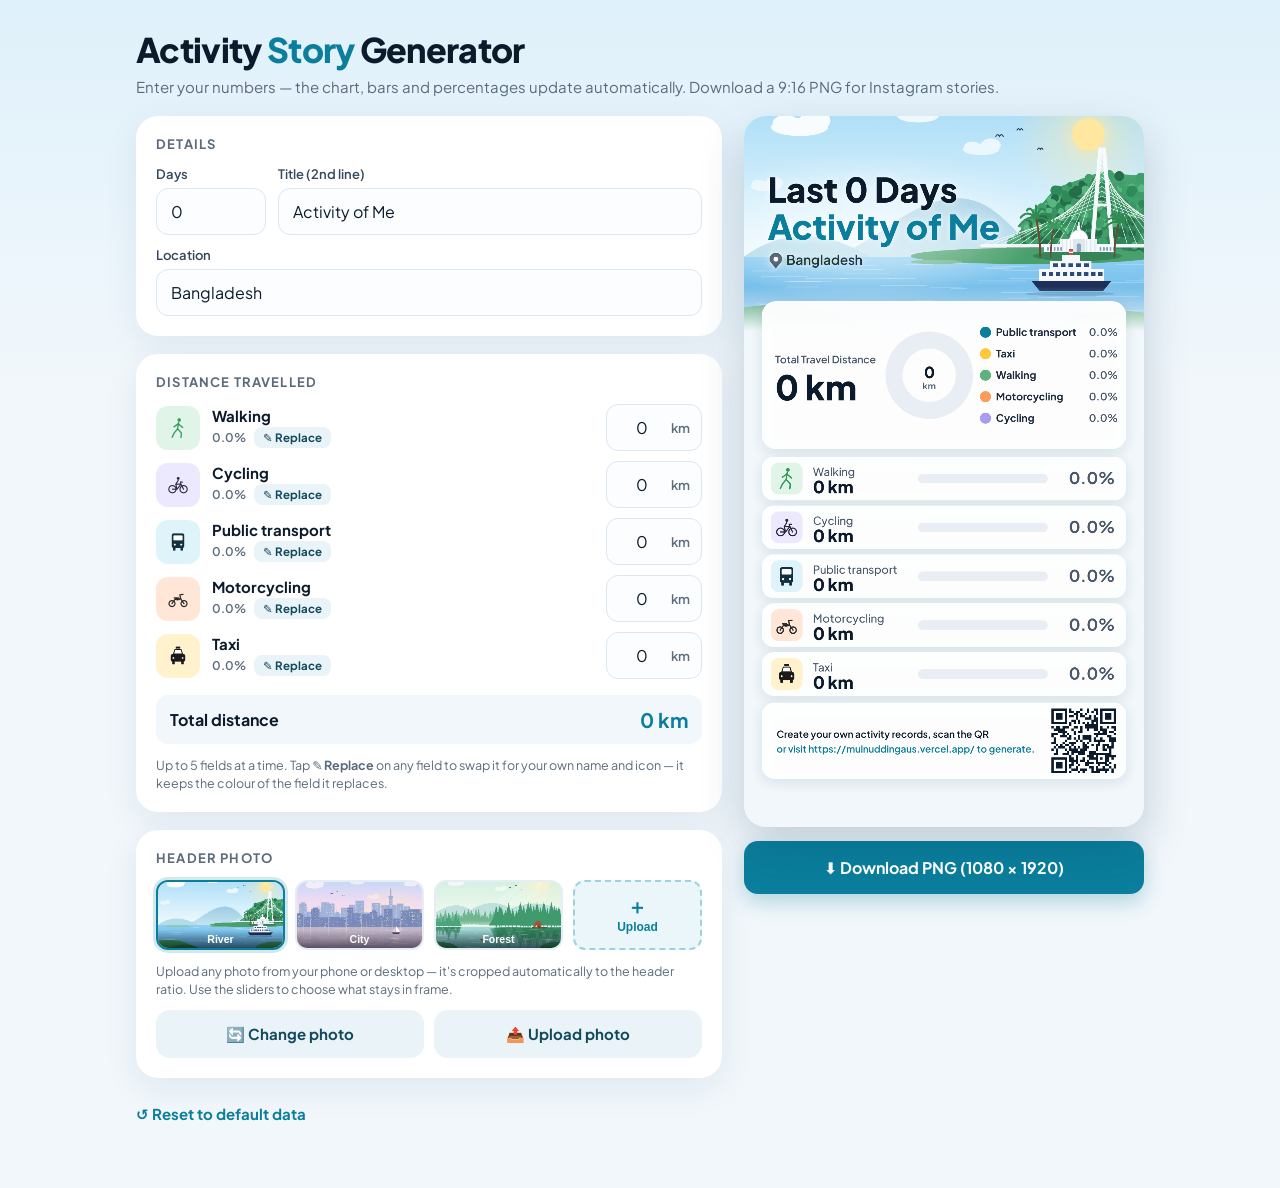
<file: activity tracker.html>
<!doctype html>
<html lang="en">
<head>
<meta charset="utf-8">
<meta name="viewport" content="width=device-width, initial-scale=1">
<title>Activity Story Generator</title>
<link rel="preconnect" href="https://fonts.googleapis.com">
<link rel="preconnect" href="https://fonts.gstatic.com" crossorigin>
<link href="https://fonts.googleapis.com/css2?family=Plus+Jakarta+Sans:wght@500;600;700;800&display=swap" rel="stylesheet">
<style>
  :root{
    --teal:#0a7e9c; --teal-d:#08647c; --ink:#0b1b2b; --muted:#5b6b7c;
    --line:#dce7f0; --card:#ffffff; --soft:#f1f7fb;
  }
  *{box-sizing:border-box}
  html{-webkit-text-size-adjust:100%}
  body{
    margin:0; color:var(--ink);
    font-family:"Plus Jakarta Sans",system-ui,-apple-system,"Segoe UI",Roboto,Arial,sans-serif;
    background:linear-gradient(180deg,#dff1fb 0,#f1f7fb 380px);
    min-height:100vh;
  }
  .wrap{max-width:1040px;margin:0 auto;padding:22px 16px 56px}
  header{margin:6px 0 20px}
  header h1{margin:0;font-size:clamp(24px,4vw,34px);font-weight:800;letter-spacing:-.02em}
  header h1 span{color:var(--teal)}
  header p{margin:6px 0 0;color:var(--muted);font-size:15px}

  .grid{display:grid;grid-template-columns:minmax(0,1fr) 400px;gap:22px;align-items:start}
  .panel{background:var(--card);border-radius:22px;padding:20px;box-shadow:0 10px 34px rgba(24,70,100,.08);margin-bottom:18px}
  .panel h2{margin:0 0 14px;font-size:13px;letter-spacing:.09em;text-transform:uppercase;color:var(--muted);font-weight:700}

  label{display:block;font-size:13px;font-weight:600;color:#33485c;margin:0 0 6px}
  input[type=text],input[type=number]{
    width:100%;padding:12px 14px;border:1.5px solid var(--line);border-radius:12px;background:#fbfdff;
    font:inherit;font-size:16px;color:var(--ink);outline:none;transition:border-color .15s, box-shadow .15s;
  }
  input:focus{border-color:var(--teal);box-shadow:0 0 0 4px rgba(10,126,156,.12)}
  .row2{display:grid;grid-template-columns:110px 1fr;gap:12px;margin-bottom:12px}
  .field{margin-bottom:12px}
  .field:last-child{margin-bottom:0}

  .modes{display:grid;gap:10px}
  .mode{display:grid;grid-template-columns:44px 1fr 96px;gap:12px;align-items:center}
  .mode .ic{width:44px;height:44px;border-radius:12px;display:grid;place-items:center}
  .mode .ic canvas{width:28px;height:28px}
  .mode .nm{font-weight:700;font-size:15px;line-height:1.2}
  .mode .nm small{display:block;color:var(--muted);font-weight:600;font-size:12px;margin-top:2px}
  .mode .unit{position:relative}
  .mode .unit input{padding-right:38px;text-align:right}
  .mode .unit i{position:absolute;right:12px;top:50%;transform:translateY(-50%);font-style:normal;font-size:13px;color:var(--muted);font-weight:600;pointer-events:none}
  .totalbar{display:flex;justify-content:space-between;align-items:center;margin-top:16px;padding:12px 14px;background:var(--soft);border-radius:12px;font-weight:700}
  .totalbar b{font-size:20px;color:var(--teal)}

  .thumbs{display:grid;grid-template-columns:repeat(4,1fr);gap:10px}
  .thumb{
    position:relative;aspect-ratio:1080/580;border-radius:12px;overflow:hidden;border:2.5px solid transparent;
    padding:0;background:#e6eef5;cursor:pointer;outline:none;
  }
  .thumb canvas,.thumb img{width:100%;height:100%;object-fit:cover;display:block}
  .thumb.active{border-color:var(--teal);box-shadow:0 0 0 3px rgba(10,126,156,.18)}
  .thumb span{position:absolute;left:0;right:0;bottom:0;padding:3px 0;font-size:10.5px;font-weight:700;color:#fff;background:linear-gradient(transparent,rgba(0,0,0,.55));text-align:center}
  .thumb.up{display:grid;place-items:center;color:var(--teal);font-weight:700;font-size:12px;background:#eaf6fa;border:2px dashed #9fd0de}
  .thumb.up.has{border-style:solid}
  .sliders{display:none;margin-top:14px;gap:10px}
  .sliders.on{display:grid}
  .sl{display:grid;grid-template-columns:92px 1fr;align-items:center;gap:10px;font-size:13px;font-weight:600;color:#33485c}
  .sl input{width:100%;accent-color:var(--teal)}
  .hint{margin:12px 0 0;font-size:12.5px;color:var(--muted);line-height:1.45}

  .btn{
    appearance:none;border:0;border-radius:14px;padding:14px 16px;font:inherit;font-weight:700;font-size:15px;cursor:pointer;
    display:inline-flex;align-items:center;justify-content:center;gap:8px;transition:transform .08s, background .15s, box-shadow .15s;
  }
  .btn:active{transform:scale(.98)}
  .btn.primary{background:var(--teal);color:#fff;box-shadow:0 8px 20px rgba(10,126,156,.28)}
  .btn.primary:hover{background:var(--teal-d)}
  .btn.ghost{background:#eaf3f8;color:#124a5d}
  .btn.ghost:hover{background:#dcecf4}
  .btn.link{background:none;color:var(--teal);padding:8px 0}
  .btns{display:grid;grid-template-columns:1fr 1fr;gap:10px;margin-top:12px}
  .btns .full{grid-column:1/-1}

  .preview{position:sticky;top:14px}
  .frame{position:relative;border-radius:22px;overflow:hidden;box-shadow:0 18px 44px rgba(18,60,90,.22);background:#f1f7fb;line-height:0}
  .frame canvas{width:100%;height:auto;display:block}
  .guides{position:absolute;inset:0;pointer-events:none;display:none}
  .guides.on{display:block}
  .guides i{position:absolute;left:0;right:0;border-top:2px dashed rgba(220,40,80,.75)}
  .guides i::after{content:attr(data-t);position:absolute;right:8px;top:3px;font:700 10px/1 system-ui;color:#d6284f;background:rgba(255,255,255,.85);padding:3px 6px;border-radius:6px}
  .guides .g1{top:13.02%} .guides .g2{top:87.0%}
  .chk{display:flex;align-items:center;gap:8px;margin-top:12px;font-size:13px;color:var(--muted);font-weight:600;cursor:pointer}
  .chk input{accent-color:var(--teal);width:16px;height:16px}

  .mode-wrap{border-radius:14px}
  .mini{appearance:none;border:0;background:#eaf3f8;color:#124a5d;border-radius:8px;padding:4px 9px;font:inherit;font-size:11.5px;font-weight:700;cursor:pointer;margin-left:8px}
  .mini:hover{background:#dcecf4}
  .mini.done{background:var(--teal);color:#fff;margin-left:0}
  .editor{display:none;margin:10px 0 4px;padding:14px;background:var(--soft);border-radius:14px}
  .editor.open{display:block}
  .icons{display:grid;grid-template-columns:repeat(auto-fill,minmax(64px,1fr));gap:8px}
  .ib{border:1.5px solid var(--line);border-radius:12px;background:#fff;padding:7px 2px 5px;display:grid;justify-items:center;gap:3px;
      font:inherit;font-size:10.5px;font-weight:700;color:#33485c;cursor:pointer}
  .ib canvas{width:30px;height:30px}
  .ib:hover{border-color:#9fd0de}
  .ib.sel{border-color:var(--teal);background:#e6f5fa;box-shadow:0 0 0 3px rgba(10,126,156,.15)}
  .edact{display:flex;justify-content:space-between;align-items:center;margin-top:12px}
  @media (max-width:860px){
    .grid{grid-template-columns:1fr}
    .preview{position:static;max-width:440px;margin:0 auto;width:100%}
  }
</style>
</head>
<body>
<div class="wrap">
  <header>
    <h1>Activity <span>Story</span> Generator</h1>
    <p>Enter your numbers — the chart, bars and percentages update automatically. Download a 9:16 PNG for Instagram stories.</p>
  </header>

  <div class="grid">
    <!-- ============ CONTROLS ============ -->
    <div class="controls">
      <section class="panel">
        <h2>Details</h2>
        <div class="row2">
          <div><label for="days">Days</label><input id="days" type="number" min="0" step="1" value="0" inputmode="numeric"></div>
          <div><label for="title2">Title (2nd line)</label><input id="title2" type="text" value="Activity of Me" maxlength="32"></div>
        </div>
        <div class="field"><label for="loc">Location</label><input id="loc" type="text" value="Bangladesh" maxlength="60"></div>
      </section>

      <section class="panel">
        <h2>Distance travelled</h2>
        <div class="modes" id="modes"></div>
        <div class="totalbar"><span>Total distance</span><b id="totalOut">0 km</b></div>
        <p class="hint">Up to 5 fields at a time. Tap <b>✎ Replace</b> on any field to swap it for your own name and icon — it keeps the colour of the field it replaces.</p>
      </section>

      <section class="panel">
        <h2>Header photo</h2>
        <div class="thumbs" id="thumbs"></div>
        <div class="sliders" id="sliders">
          <div class="sl"><span>Zoom</span><input id="zoom" type="range" min="100" max="300" value="100"></div>
          <div class="sl"><span>Left ↔ Right</span><input id="posx" type="range" min="0" max="100" value="50"></div>
          <div class="sl"><span>Up ↕ Down</span><input id="posy" type="range" min="0" max="100" value="50"></div>
        </div>
        <p class="hint">Upload any photo from your phone or desktop — it's cropped automatically to the header ratio. Use the sliders to choose what stays in frame.</p>
        <div class="btns">
          <button class="btn ghost" id="changeBtn" type="button">🔄 Change photo</button>
          <button class="btn ghost" id="uploadBtn" type="button">📤 Upload photo</button>
        </div>
        <input id="file" type="file" accept="image/*" hidden>
      </section>

      <button class="btn link" id="resetBtn" type="button">↺ Reset to default data</button>
    </div>

    <!-- ============ PREVIEW ============ -->
    <aside class="preview">
      <div class="frame">
        <canvas id="story" width="1080" height="1920"></canvas>
      </div>
      <button class="btn primary" id="dlBtn" type="button" style="width:100%;margin-top:14px;font-size:16px;padding:16px">⬇ Download PNG (1080 × 1920)</button>
    </aside>
  </div>
</div>

<script>
/* Minimal QR Code generator: byte mode, error correction level M, versions 1-6 (enough for short URLs). */
const QR = (function () {
  const ECC = [-1, 10, 16, 26, 18, 24, 16];   // EC codewords per block (level M)
  const BLK = [-1, 1, 1, 1, 2, 2, 4];         // number of EC blocks (level M)

  function rawModules(v) {
    let r = (16 * v + 128) * v + 64;
    if (v >= 2) { const a = Math.floor(v / 7) + 2; r -= (25 * a - 10) * a - 55; }
    return r;
  }
  function mul(x, y) {
    let z = 0;
    for (let i = 7; i >= 0; i--) { z = (z << 1) ^ ((z >>> 7) * 0x11D); z ^= ((y >>> i) & 1) * x; }
    return z;
  }
  function rsDivisor(deg) {
    const r = new Array(deg).fill(0); r[deg - 1] = 1;
    let root = 1;
    for (let i = 0; i < deg; i++) {
      for (let j = 0; j < deg; j++) { r[j] = mul(r[j], root); if (j + 1 < deg) r[j] ^= r[j + 1]; }
      root = mul(root, 2);
    }
    return r;
  }
  function rsRemainder(data, div) {
    const r = new Array(div.length).fill(0);
    for (const b of data) {
      const f = b ^ r.shift(); r.push(0);
      div.forEach((c, i) => { r[i] ^= mul(c, f); });
    }
    return r;
  }
  const maskFn = [
    (x, y) => (x + y) % 2 === 0,
    (x, y) => y % 2 === 0,
    (x, y) => x % 3 === 0,
    (x, y) => (x + y) % 3 === 0,
    (x, y) => (Math.floor(x / 3) + Math.floor(y / 2)) % 2 === 0,
    (x, y) => (x * y) % 2 + (x * y) % 3 === 0,
    (x, y) => ((x * y) % 2 + (x * y) % 3) % 2 === 0,
    (x, y) => ((x + y) % 2 + (x * y) % 3) % 2 === 0,
  ];
  function penalty(g) {
    const n = g.length; let p = 0;
    for (let pass = 0; pass < 2; pass++) {
      for (let a = 0; a < n; a++) {
        let run = 1;
        for (let b = 1; b < n; b++) {
          const cur = pass ? g[b][a] : g[a][b], prev = pass ? g[b - 1][a] : g[a][b - 1];
          if (cur === prev) { run++; if (run === 5) p += 3; else if (run > 5) p++; } else run = 1;
        }
      }
    }
    for (let y = 0; y < n - 1; y++) for (let x = 0; x < n - 1; x++) {
      const v = g[y][x];
      if (v === g[y][x + 1] && v === g[y + 1][x] && v === g[y + 1][x + 1]) p += 3;
    }
    let dark = 0; g.forEach(r => r.forEach(v => { if (v) dark++; }));
    p += Math.max(0, Math.ceil(Math.abs(dark * 20 - n * n * 10) / (n * n)) - 1) * 10;
    return p;
  }

  function make(text) {
    const bytes = Array.from(new TextEncoder().encode(text));
    let ver = 1;
    for (; ver <= 6; ver++) {
      const cap = Math.floor(rawModules(ver) / 8) - ECC[ver] * BLK[ver];
      if (4 + 8 + bytes.length * 8 <= cap * 8) break;
    }
    if (ver > 6) throw new Error('QR text too long');
    const cap = Math.floor(rawModules(ver) / 8) - ECC[ver] * BLK[ver];

    const bits = [];
    const push = (val, n) => { for (let i = n - 1; i >= 0; i--) bits.push((val >>> i) & 1); };
    push(4, 4); push(bytes.length, 8); bytes.forEach(b => push(b, 8));
    push(0, Math.min(4, cap * 8 - bits.length));
    while (bits.length % 8) bits.push(0);
    for (let p = 0xEC; bits.length < cap * 8; p ^= 0xEC ^ 0x11) push(p, 8);
    const data = [];
    for (let i = 0; i < bits.length; i += 8) { let b = 0; for (let j = 0; j < 8; j++) b = (b << 1) | bits[i + j]; data.push(b); }

    // error correction + interleave
    const nb = BLK[ver], el = ECC[ver], rc = Math.floor(rawModules(ver) / 8);
    const ns = nb - (rc % nb), sl = Math.floor(rc / nb);
    const div = rsDivisor(el), blocks = [];
    for (let i = 0, k = 0; i < nb; i++) {
      const d = data.slice(k, k + sl - el + (i < ns ? 0 : 1)); k += d.length;
      const e = rsRemainder(d, div);
      if (i < ns) d.push(0);
      blocks.push(d.concat(e));
    }
    const all = [];
    for (let i = 0; i < blocks[0].length; i++) blocks.forEach((b, j) => { if (i !== sl - el || j >= ns) all.push(b[i]); });

    // function patterns
    const size = ver * 4 + 17;
    const mod = Array.from({ length: size }, () => new Array(size).fill(false));
    const fn = Array.from({ length: size }, () => new Array(size).fill(false));
    const setF = (x, y, d) => { mod[y][x] = d; fn[y][x] = true; };
    for (let i = 0; i < size; i++) { setF(6, i, i % 2 === 0); setF(i, 6, i % 2 === 0); }
    const finder = (cx, cy) => {
      for (let dy = -4; dy <= 4; dy++) for (let dx = -4; dx <= 4; dx++) {
        const d = Math.max(Math.abs(dx), Math.abs(dy)), x = cx + dx, y = cy + dy;
        if (x >= 0 && x < size && y >= 0 && y < size) setF(x, y, d !== 2 && d !== 4);
      }
    };
    finder(3, 3); finder(size - 4, 3); finder(3, size - 4);
    if (ver > 1) {
      const n = Math.floor(ver / 7) + 2;
      const step = Math.ceil((ver * 4 + 4) / (n * 2 - 2)) * 2;
      const pos = [6];
      for (let p = size - 7; pos.length < n; p -= step) pos.splice(1, 0, p);
      for (let i = 0; i < n; i++) for (let j = 0; j < n; j++) {
        if ((i === 0 && j === 0) || (i === 0 && j === n - 1) || (i === n - 1 && j === 0)) continue;
        for (let dy = -2; dy <= 2; dy++) for (let dx = -2; dx <= 2; dx++)
          setF(pos[i] + dx, pos[j] + dy, Math.max(Math.abs(dx), Math.abs(dy)) !== 1);
      }
    }
    function formatBits(g, mask, mark) {
      const d = (0 << 3) | mask; let rem = d;           // level M => 0
      for (let i = 0; i < 10; i++) rem = (rem << 1) ^ ((rem >>> 9) * 0x537);
      const bits = ((d << 10) | rem) ^ 0x5412;
      const bit = i => ((bits >>> i) & 1) !== 0;
      const s = (x, y, v) => { g[y][x] = v; if (mark) fn[y][x] = true; };
      for (let i = 0; i <= 5; i++) s(8, i, bit(i));
      s(8, 7, bit(6)); s(8, 8, bit(7)); s(7, 8, bit(8));
      for (let i = 9; i < 15; i++) s(14 - i, 8, bit(i));
      for (let i = 0; i < 8; i++) s(size - 1 - i, 8, bit(i));
      for (let i = 8; i < 15; i++) s(8, size - 15 + i, bit(i));
      s(8, size - 8, true);
    }
    formatBits(mod, 0, true);

    // place data bits (zig-zag)
    let bi = 0;
    for (let right = size - 1; right >= 1; right -= 2) {
      if (right === 6) right = 5;
      for (let vert = 0; vert < size; vert++) {
        for (let j = 0; j < 2; j++) {
          const x = right - j, upward = ((right + 1) & 2) === 0, y = upward ? size - 1 - vert : vert;
          if (!fn[y][x] && bi < all.length * 8) { mod[y][x] = ((all[bi >>> 3] >>> (7 - (bi & 7))) & 1) !== 0; bi++; }
        }
      }
    }

    // choose best mask
    let best = null, bestP = Infinity;
    for (let m = 0; m < 8; m++) {
      const g = mod.map(r => r.slice());
      for (let y = 0; y < size; y++) for (let x = 0; x < size; x++) if (!fn[y][x] && maskFn[m](x, y)) g[y][x] = !g[y][x];
      formatBits(g, m, false);
      const p = penalty(g);
      if (p < bestP) { bestP = p; best = g; }
    }
    return { matrix: best, size, version: ver };
  }
  return { make };
})();
if (typeof module !== 'undefined') module.exports = QR;

</script>

<script>
(function () {
'use strict';

/* ---------- constants ---------- */
const W = 1080, H = 1920, HERO_H = 580, SCENE_H = 640, SCENE_SHIFT = 60;
const FONT = '"Plus Jakarta Sans", system-ui, -apple-system, "Segoe UI", Roboto, Arial, sans-serif';
const INK = '#0b1b2b', TEAL = '#0a7e9c', MUTED = '#4a5a6c', BG = '#f1f7fb';
const QR_URL = 'https://muinuddingaus.vercel.app/tools';

const MODES = {
  walk:    { label: 'Walking',          color: '#5db37b', dark: '#3f9461', tint: '#e0f4e7', icon: '#2f9a5a' },
  bike:    { label: 'Cycling',          color: '#a99bef', dark: '#7a6bd6', tint: '#ece8fd', icon: '#2a2540' },
  transit: { label: 'Public transport', color: '#0a7e9c', dark: '#0a7e9c', tint: '#dff3fb', icon: '#12303f' },
  moto:    { label: 'Motorcycling',     color: '#ff9a5c', dark: '#e07830', tint: '#ffe6d6', icon: '#2a2a2a' },
  taxi:    { label: 'Taxi',             color: '#ffc93c', dark: '#c18a00', tint: '#fff2cc', icon: '#1a1a1a' },
};
const ROW_ORDER    = ['walk', 'bike', 'transit', 'moto', 'taxi'];
const LEGEND_ORDER = ['transit', 'taxi', 'walk', 'moto', 'bike'];
const DONUT_ORDER  = ['bike', 'transit', 'taxi', 'walk', 'moto'];
const ICON_LIST = [['rickshaw','Rickshaw'],['boat','Boat'],['ship','Ship'],['climb','Climbing'],['kayak','Kayaking'],
                   ['drive','Driving'],['train','Train'],['metro','Metro'],['swim','Swimming'],
                   ['walk','Walking'],['bike','Cycling'],['transit','Bus'],['moto','Motorbike'],['taxi','Taxi']];
const NAME_FOR = { rickshaw:'Rickshaw', boat:'Boat', ship:'Ship', climb:'Climbing', kayak:'Kayaking', drive:'Driving',
                   train:'Train', metro:'Metro', swim:'Swimming', walk:'Walking', bike:'Cycling',
                   transit:'Public transport', moto:'Motorcycling', taxi:'Taxi' };
function defaultMeta(k){ return { label: MODES[k].label, icon: k, custom: false }; }

const SAMPLE = { days: 0, title2: 'Activity of Me', loc: 'Bangladesh',
                 vals: { walk: 0, bike: 0, transit: 0, moto: 0, taxi: 0 } };

const state = {
  days: SAMPLE.days, title2: SAMPLE.title2, loc: SAMPLE.loc,
  vals: Object.assign({}, SAMPLE.vals),
  scene: 0, photo: null, zoom: 1, px: 50, py: 50, meta: {},
};
ROW_ORDER.forEach(k => { state.meta[k] = defaultMeta(k); });

/* ---------- helpers ---------- */
function rng(seed){let a=seed>>>0;return function(){a=(a+0x6D2B79F5)|0;let t=Math.imul(a^(a>>>15),1|a);t=(t+Math.imul(t^(t>>>7),61|t))^t;return((t^(t>>>14))>>>0)/4294967296;};}
function rr(c,x,y,w,h,r){c.beginPath();c.moveTo(x+r,y);c.arcTo(x+w,y,x+w,y+h,r);c.arcTo(x+w,y+h,x,y+h,r);c.arcTo(x,y+h,x,y,r);c.arcTo(x,y,x+w,y,r);c.closePath();}
function lin(c,x0,y0,x1,y1,stops){const g=c.createLinearGradient(x0,y0,x1,y1);stops.forEach(s=>g.addColorStop(s[0],s[1]));return g;}
function ell(c,x,y,rx,ry){c.moveTo(x+rx,y);c.ellipse(x,y,rx,ry,0,0,Math.PI*2);}
function interp(pts,x){if(x<=pts[0][0])return pts[0][1];for(let i=1;i<pts.length;i++){if(x<=pts[i][0]){const a=pts[i-1],b=pts[i];return a[1]+(b[1]-a[1])*(x-a[0])/(b[0]-a[0]);}}return pts[pts.length-1][1];}
function glow(c,x,y,r,rgb,a){const g=c.createRadialGradient(x,y,0,x,y,r);g.addColorStop(0,`rgba(${rgb},${a})`);g.addColorStop(.4,`rgba(${rgb},${a*.35})`);g.addColorStop(1,`rgba(${rgb},0)`);c.fillStyle=g;c.fillRect(x-r,y-r,r*2,r*2);}
function cloud(c,x,y,s,a,col){c.save();c.globalAlpha=a;c.fillStyle=col||'#fff';c.beginPath();ell(c,x,y,70*s,22*s);ell(c,x+38*s,y-16*s,38*s,26*s);ell(c,x-34*s,y-10*s,32*s,20*s);c.fill();c.restore();}
function birds(c,list,col){c.save();c.strokeStyle=col;c.lineWidth=3;c.lineCap='round';list.forEach(b=>{const x=b[0],y=b[1],s=b[2]||1;c.beginPath();c.moveTo(x-10*s,y);c.quadraticCurveTo(x-5*s,y-9*s,x,y);c.quadraticCurveTo(x+5*s,y-9*s,x+10*s,y);c.stroke();});c.restore();}
function palm(c,x,y,h,lean,col){
  c.save();c.lineCap='round';
  const tx=x+lean,ty=y-h;
  c.strokeStyle='#6b4a2f';c.lineWidth=Math.max(3,h*.05);
  c.beginPath();c.moveTo(x,y);c.quadraticCurveTo(x+lean*.1,y-h*.6,tx,ty);c.stroke();
  c.strokeStyle=col;c.lineWidth=Math.max(3,h*.055);
  for(let i=0;i<7;i++){
    const a=-Math.PI/2+(i-3)*.55,L=h*.44,k=Math.abs(i-3)/3;
    const ex=tx+Math.cos(a)*L,ey=ty+Math.sin(a)*L*.7+L*.42*k;
    c.beginPath();c.moveTo(tx,ty);c.quadraticCurveTo(tx+Math.cos(a)*L*.55,ty+Math.sin(a)*L*.7-10,ex,ey);c.stroke();
  }
  c.restore();
}
function blobTrees(c,seed,x0,x1,topFn,baseY,colors,n,rmin,rmax){
  const R=rng(seed);
  for(let i=0;i<n;i++){
    const x=x0+R()*(x1-x0),top=topFn(x),y=top+R()*Math.max(4,baseY-top);
    c.fillStyle=colors[Math.floor(R()*colors.length)];
    c.beginPath();c.arc(x,y,rmin+R()*(rmax-rmin),0,Math.PI*2);c.fill();
  }
}
function pine(c,x,base,h,col){
  const w=h*.34;c.fillStyle=col;
  for(let i=0;i<3;i++){const t=base-h+i*h*.2,b=base-h*.38+i*h*.2,ww=w*(.55+i*.25);c.beginPath();c.moveTo(x,t);c.lineTo(x+ww,Math.min(b+h*.2,base-h*.05));c.lineTo(x-ww,Math.min(b+h*.2,base-h*.05));c.closePath();c.fill();}
  c.fillRect(x-h*.02,base-h*.12,h*.04,h*.12);
}
function pineRow(c,seed,x0,x1,base,hmin,hmax,col,step){
  const R=rng(seed);
  for(let x=x0;x<x1;x+=step*(.6+R()*.8)){pine(c,x,base,hmin+R()*(hmax-hmin),col);}
}

/* ---------- three illustrated scenes (drawn once, cached) ---------- */
function sceneRiver(c,w,h){
  const hz=440;
  c.fillStyle=lin(c,0,0,0,hz,[[0,'#a6dbf6'],[.6,'#d2eefc'],[1,'#f1fbff']]);c.fillRect(0,0,w,h);
  glow(c,930,110,200,'255,236,170',.9);
  c.fillStyle='#ffe7a0';c.beginPath();c.arc(930,110,44,0,7);c.fill();
  cloud(c,150,90,1.1,.9);cloud(c,470,60,.8,.8);cloud(c,640,150,.7,.7);cloud(c,60,250,.6,.55);
  birds(c,[[690,115,1],[745,98,.8],[800,150,.7]],'#2d4a6b');
  // far hills
  c.fillStyle=lin(c,0,260,0,hz,[[0,'#97c9e2'],[1,'#c4e4f0']]);
  c.beginPath();c.moveTo(230,hz);c.bezierCurveTo(350,hz-25,440,285,575,282);c.bezierCurveTo(670,280,730,370,800,hz);c.closePath();c.fill();
  c.fillStyle='#b3dbe9';c.beginPath();c.moveTo(0,hz);c.bezierCurveTo(90,372,210,360,340,hz);c.closePath();c.fill();
  // right green hill
  const hill=[[690,440],[760,350],[840,255],[960,212],[1080,222]];
  c.fillStyle=lin(c,0,200,0,hz,[[0,'#4ba975'],[1,'#2a7a54']]);
  c.beginPath();c.moveTo(690,hz+6);hill.forEach(p=>c.lineTo(p[0],p[1]));c.lineTo(1080,hz+6);c.closePath();c.fill();
  blobTrees(c,11,700,1080,x=>interp(hill,x)+4,hz,['#2f8a5a','#3fa069','#256e49','#58b67f'],240,7,15);
  // bridge
  c.save();
  c.strokeStyle='rgba(255,255,255,.85)';c.lineWidth=1.6;
  for(let i=0;i<11;i++){const ay=172+i*13,dx=70+i*26;
    c.beginPath();c.moveTo(966,ay);c.lineTo(966-dx,410);c.stroke();
    c.beginPath();c.moveTo(966,ay);c.lineTo(966+dx,410);c.stroke();}
  c.fillStyle='#f4f7fa';c.fillRect(640,406,440,9);
  c.fillStyle='rgba(30,60,90,.18)';c.fillRect(640,415,440,4);
  c.strokeStyle='#f7fafc';c.lineWidth=11;c.lineCap='round';
  c.beginPath();c.moveTo(940,412);c.lineTo(962,150);c.stroke();
  c.beginPath();c.moveTo(994,412);c.lineTo(972,150);c.stroke();
  c.lineWidth=7;c.beginPath();c.moveTo(949,300);c.lineTo(985,300);c.stroke();
  c.restore();
  // water
  c.fillStyle=lin(c,0,hz,0,h,[[0,'#8fcff3'],[1,'#58aadf']]);c.fillRect(0,hz,w,h-hz);
  const R=rng(5);c.fillStyle='rgba(255,255,255,.28)';
  for(let i=0;i<70;i++){c.fillRect(R()*w,hz+10+R()*(h-hz-10),30+R()*110,2);}
  // far bank + building
  c.fillStyle='#4aa06c';c.beginPath();ell(c,780,438,330,22);c.fill();
  c.fillStyle='#378556';c.beginPath();ell(c,900,438,120,14);c.fill();
  c.save();c.translate(262,0);
  c.fillStyle='#f6f9fb';c.fillRect(592,392,100,36);c.fillRect(548,408,46,20);c.fillRect(690,408,50,20);
  c.fillStyle='#dfe7ee';for(let i=0;i<9;i++)c.fillRect(596+i*11,396,3,32);
  c.fillStyle='#8aa4bd';for(let i=0;i<5;i++){rr(c,556+i*9,414,5,10,2);c.fill();rr(c,698+i*9,414,5,10,2);c.fill();}
  c.fillStyle='#fff';c.beginPath();c.moveTo(618,392);c.arc(642,392,24,Math.PI,0);c.closePath();c.fill();
  c.strokeStyle='#d3dce5';c.lineWidth=2;c.beginPath();c.arc(642,392,24,Math.PI,0);c.stroke();
  c.fillStyle='#fff';c.fillRect(638,356,8,12);c.fillRect(640,346,4,12);
  c.fillStyle='#dfe7ee';c.fillRect(626,392,32,36);c.fillStyle='#8aa4bd';rr(c,636,404,12,24,6);c.fill();
  c.restore();
  palm(c,800,440,104,-12,'#2f8a50');palm(c,1000,440,92,12,'#2f8a50');palm(c,828,442,80,8,'#3b9a5c');
  // low islets on the left (kept clear of the title)
  c.fillStyle='#8cc7a6';c.beginPath();ell(c,170,452,110,7);c.fill();
  c.fillStyle='#6fb48e';c.beginPath();ell(c,520,454,70,6);c.fill();
  // ferry
  c.save();
  c.fillStyle='rgba(20,60,110,.25)';c.beginPath();ell(c,880,540,120,6);c.fill();
  c.fillStyle='#1d2f5a';c.beginPath();c.moveTo(776,505);c.lineTo(992,505);c.lineTo(970,532);c.lineTo(798,532);c.closePath();c.fill();
  c.fillStyle='#f6f8fb';c.fillRect(796,474,176,31);c.fillRect(826,452,112,22);c.fillRect(858,436,50,16);
  c.fillStyle='#2b4a7d';for(let i=0;i<9;i++)c.fillRect(804+i*19,482,12,10);for(let i=0;i<5;i++)c.fillRect(834+i*21,458,13,9);
  c.fillStyle='#c94f4f';c.fillRect(878,420,10,16);c.fillStyle='#fff';c.fillRect(878,426,10,4);
  c.restore();
  // foreground bushes
  c.fillStyle='#3a9a5d';c.beginPath();ell(c,90,640,200,70);c.fill();c.beginPath();ell(c,1010,646,170,60);c.fill();
  c.fillStyle='#2b7d4b';c.beginPath();ell(c,230,660,130,50);c.fill();
}

function skyline(c,seed,w,base,hmin,hmax,wmin,wmax,fill,win,towerX){
  const R=rng(seed);
  for(let x=-20;x<w+20;){
    const bw=wmin+R()*(wmax-wmin),bh=hmin+R()*(hmax-hmin);
    c.fillStyle=fill;c.fillRect(x,base-bh,bw,bh);
    if(R()<.3){c.fillRect(x+bw*.2,base-bh-14,bw*.6,14);}
    if(R()<.18){c.fillRect(x+bw*.48,base-bh-34,3,34);}
    c.fillStyle=win;
    for(let wy=base-bh+10;wy<base-8;wy+=13)for(let wx=x+6;wx<x+bw-8;wx+=11){if(R()<.45)c.fillRect(wx,wy,5,7);}
    x+=bw+R()*4;
  }
  if(towerX){
    c.fillStyle=fill;c.beginPath();c.moveTo(towerX-26,base);c.lineTo(towerX-14,base-250);c.lineTo(towerX+14,base-250);c.lineTo(towerX+26,base);c.closePath();c.fill();
    c.fillRect(towerX-3,base-330,6,80);c.fillRect(towerX-22,base-262,44,12);
    c.fillStyle=win;for(let yy=base-230;yy<base-10;yy+=16)c.fillRect(towerX-8,yy,16,6);
  }
}
function sceneCity(c,w,h){
  const hz=450;
  c.fillStyle=lin(c,0,0,0,hz,[[0,'#bad6fb'],[.55,'#f2dcf1'],[1,'#ffe3cf']]);c.fillRect(0,0,w,h);
  glow(c,820,380,300,'255,236,190',.95);
  c.fillStyle='#fff1c6';c.beginPath();c.arc(820,385,64,0,7);c.fill();
  cloud(c,150,100,1.1,.75,'#fff7fb');cloud(c,520,70,.9,.7,'#fff7fb');cloud(c,660,200,.7,.6,'#fff0e8');cloud(c,980,90,.8,.7,'#fff7fb');
  birds(c,[[300,170,1],[345,152,.8],[400,188,.7]],'#5a5f86');
  const draw=()=>{
    skyline(c,3,w,hz,60,170,36,70,'#c8d0ec','rgba(255,255,255,.38)',0);
    skyline(c,7,w,hz+4,90,230,40,78,'#a2b1da','rgba(255,246,214,.55)',810);
    skyline(c,13,w,hz+8,70,170,50,96,'#7889bb','rgba(255,240,190,.6)',0);
  };
  draw();
  // water + reflection
  c.fillStyle=lin(c,0,hz,0,h,[[0,'#f7cdb9'],[1,'#c3b1e0']]);c.fillRect(0,hz+8,w,h-hz-8);
  c.save();c.beginPath();c.rect(0,hz+8,w,h-hz-8);c.clip();
  c.globalAlpha=.28;c.translate(0,(hz+8)*2);c.scale(1,-1);
  c.fillStyle='#7889bb';draw();
  c.restore();
  c.fillStyle=lin(c,0,hz+8,0,h,[[0,'rgba(247,205,185,0)'],[1,'rgba(195,177,224,.85)']]);c.fillRect(0,hz+8,w,h-hz-8);
  const R=rng(9);c.fillStyle='rgba(255,255,255,.35)';
  for(let i=0;i<60;i++){const x=820+(R()-.5)*260*R(),y=hz+14+R()*(h-hz-14);c.fillRect(x,y,12+R()*70,2);}
  c.fillStyle='rgba(255,255,255,.22)';for(let i=0;i<40;i++)c.fillRect(R()*w,hz+14+R()*(h-hz-14),30+R()*90,2);
  // little boat
  c.save();c.translate(560,-34);
  c.fillStyle='#51467a';c.beginPath();c.moveTo(260,540);c.lineTo(330,540);c.lineTo(318,554);c.lineTo(272,554);c.closePath();c.fill();
  c.fillStyle='#fff';c.beginPath();c.moveTo(296,486);c.lineTo(296,536);c.lineTo(334,536);c.closePath();c.fill();
  c.fillStyle='#ffd3c0';c.beginPath();c.moveTo(292,494);c.lineTo(292,536);c.lineTo(262,536);c.closePath();c.fill();
  c.restore();
}

function sceneForest(c,w,h){
  const hz=440;
  c.fillStyle=lin(c,0,0,0,hz,[[0,'#cdeedf'],[.6,'#e8f7ea'],[1,'#f6fcf3']]);c.fillRect(0,0,w,h);
  glow(c,900,80,260,'255,240,190',.85);
  c.fillStyle='rgba(255,255,255,.14)';
  [[860,0,980,0,640,460,420,460],[900,0,1010,0,880,470,740,470],[820,0,880,0,380,430,260,430]].forEach(p=>{c.beginPath();c.moveTo(p[0],p[1]);c.lineTo(p[2],p[3]);c.lineTo(p[4],p[5]);c.lineTo(p[6],p[7]);c.closePath();c.fill();});
  cloud(c,170,80,1,.7);cloud(c,560,130,.7,.55);
  birds(c,[[640,120,1],[690,100,.8],[740,140,.7]],'#2f5a4a');
  // mountains
  c.fillStyle='#bfe0dc';c.beginPath();c.moveTo(0,hz);c.lineTo(0,330);c.bezierCurveTo(120,260,200,250,300,310);c.bezierCurveTo(400,250,520,215,640,300);c.bezierCurveTo(760,250,900,230,1080,310);c.lineTo(1080,hz);c.closePath();c.fill();
  c.fillStyle='#a8d4cc';c.beginPath();c.moveTo(380,hz);c.bezierCurveTo(500,330,640,300,760,360);c.bezierCurveTo(840,330,960,350,1080,hz);c.closePath();c.fill();
  pineRow(c,31,-10,w+10,hz-8,50,100,'#9fcfb9',16);
  c.fillStyle=lin(c,0,hz-80,0,hz+10,[[0,'rgba(240,252,245,0)'],[1,'rgba(240,252,245,.8)']]);c.fillRect(0,hz-80,w,90);
  pineRow(c,32,-10,w+10,hz+2,80,150,'#6fb68f',20);
  c.fillStyle=lin(c,0,hz-40,0,hz+10,[[0,'rgba(240,252,245,0)'],[1,'rgba(240,252,245,.55)']]);c.fillRect(0,hz-40,w,50);
  pineRow(c,33,520,w+20,hz+14,120,230,'#3f9a6e',26);
  pineRow(c,34,-20,200,hz+14,70,130,'#4aa57a',24);
  // lake
  const lt=hz+14;
  c.fillStyle=lin(c,0,lt,0,h,[[0,'#a9dcd6'],[1,'#69b3ba']]);c.fillRect(0,lt,w,h-lt);
  c.save();c.beginPath();c.rect(0,lt,w,h-lt);c.clip();c.globalAlpha=.3;c.translate(0,lt*2);c.scale(1,-1);
  pineRow(c,33,520,w+20,hz+14,120,230,'#2b7d57',26);pineRow(c,34,-20,200,hz+14,70,130,'#2b7d57',24);
  c.restore();
  const R=rng(8);c.fillStyle='rgba(255,255,255,.35)';
  for(let i=0;i<70;i++)c.fillRect(R()*w,lt+8+R()*(h-lt-8),24+R()*90,2);
  // cabin (right side, in front of the trees)
  const cx0=850;
  c.fillStyle='#6b4a2f';c.fillRect(cx0-20,lt+8,130,6);
  c.fillStyle='#8a5a3a';c.fillRect(cx0,hz-6,60,38);c.fillStyle='#b24b3b';c.beginPath();c.moveTo(cx0-10,hz-6);c.lineTo(cx0+30,hz-40);c.lineTo(cx0+70,hz-6);c.closePath();c.fill();
  c.fillStyle='#ffe08a';c.fillRect(cx0+10,hz+6,14,13);c.fillStyle='#5f3a25';c.fillRect(cx0+36,hz+10,14,22);
  // foreground ferns
  c.fillStyle='#2f8a5a';c.beginPath();ell(c,40,650,150,60);c.fill();c.beginPath();ell(c,1060,650,170,66);c.fill();
  c.fillStyle='#1f6f49';c.beginPath();ell(c,980,672,120,42);c.fill();
  // small boat
  c.fillStyle='#8a5a3a';c.beginPath();c.moveTo(380,560);c.lineTo(450,560);c.lineTo(438,574);c.lineTo(392,574);c.closePath();c.fill();
}

const SCENES = [
  { name: 'River',  draw: sceneRiver },
  { name: 'City',   draw: sceneCity },
  { name: 'Forest', draw: sceneForest },
];
const sceneCache = {};
function sceneCanvas(i){
  if(!sceneCache[i]){
    const cv=document.createElement('canvas');cv.width=W;cv.height=HERO_H;
    const g=cv.getContext('2d');g.translate(0,-SCENE_SHIFT);
    SCENES[i].draw(g,W,SCENE_H);
    sceneCache[i]=cv;
  }
  return sceneCache[i];
}

/* ---------- icons ---------- */
function drawIcon(c,key,cx,cy,s,col){
  c.save();c.translate(cx,cy);c.scale(s/2,s/2);
  c.strokeStyle=col;c.fillStyle=col;c.lineWidth=.13;c.lineCap='round';c.lineJoin='round';
  const line=(pts)=>{c.beginPath();c.moveTo(pts[0][0],pts[0][1]);for(let i=1;i<pts.length;i++)c.lineTo(pts[i][0],pts[i][1]);c.stroke();};
  const circ=(x,y,r,fill)=>{c.beginPath();c.arc(x,y,r,0,Math.PI*2);fill?c.fill():c.stroke();};
  const wave=(y,x0,x1)=>{c.beginPath();c.moveTo(x0,y);let up=true;for(let x=x0;x<x1-.01;x+=.4){c.quadraticCurveTo(x+.2,y+(up?-.18:.18),x+.4,y);up=!up;}c.stroke();};
  if(key==='walk'){
    circ(.12,-.8,.17,true);
    line([[.06,-.55],[-.04,.08]]);line([[.02,-.42],[.46,-.05]]);line([[.02,-.42],[-.4,-.12]]);
    line([[-.04,.08],[.34,.5],[.3,.95]]);line([[-.04,.08],[-.38,.5],[-.58,.92]]);
  } else if(key==='bike'){
    c.lineWidth=.11;circ(-.56,.42,.36,false);circ(.56,.42,.36,false);
    line([[-.56,.42],[-.1,.42],[-.22,-.08],[.3,-.08],[.56,.42]]);line([[-.1,.42],[.3,-.08]]);
    circ(.02,-.66,.14,true);line([[-.22,-.08],[.02,-.46]]);line([[.3,-.08],[.24,-.3],[.46,-.3]]);
  } else if(key==='transit'){
    rr(c,-.62,-.86,1.24,1.46,.2);c.fill();
    c.fillStyle='#fff';rr(c,-.46,-.66,.92,.5,.08);c.fill();
    c.beginPath();c.arc(-.32,.26,.1,0,7);c.fill();c.beginPath();c.arc(.32,.26,.1,0,7);c.fill();
    c.fillStyle=col;rr(c,-.5,.52,.25,.34,.06);c.fill();rr(c,.25,.52,.25,.34,.06);c.fill();
  } else if(key==='moto'){
    c.lineWidth=.12;circ(-.6,.46,.3,false);circ(.6,.46,.3,false);
    line([[-.6,.46],[-.28,0],[.28,0],[.6,.46]]);line([[-.38,-.12],[.02,-.12]]);
    line([[.28,0],[.18,-.42],[.5,-.46]]);
    c.beginPath();ell(c,-.05,.0,.28,.14);c.fill();
  } else if(key==='rickshaw'){
    c.lineWidth=.11;circ(-.5,.5,.34,false);circ(.55,.55,.27,false);
    c.beginPath();c.moveTo(-.92,-.02);c.quadraticCurveTo(-.9,-.66,-.42,-.66);c.quadraticCurveTo(.08,-.66,.1,-.02);c.closePath();c.fill();
    line([[-.85,.12],[.15,.12]]);line([[-.5,.5],[-.4,.12]]);line([[.15,.12],[.55,.55]]);
    circ(.42,-.55,.12,true);line([[.4,-.4],[.25,.12]]);line([[.4,-.3],[.62,-.12]]);line([[.62,-.12],[.55,.55]]);
  } else if(key==='boat'){
    c.beginPath();c.moveTo(-.9,.15);c.lineTo(.9,.15);c.quadraticCurveTo(.6,.62,0,.62);c.quadraticCurveTo(-.6,.62,-.9,.15);c.closePath();c.fill();
    c.lineWidth=.1;line([[0,.15],[0,-.88]]);
    c.beginPath();c.moveTo(.08,-.82);c.lineTo(.08,0);c.lineTo(.72,0);c.closePath();c.fill();
    c.beginPath();c.moveTo(-.08,-.6);c.lineTo(-.08,0);c.lineTo(-.52,0);c.closePath();c.fill();
    c.lineWidth=.09;wave(.86,-.9,.9);
  } else if(key==='ship'){
    c.beginPath();c.moveTo(-.95,.12);c.lineTo(.95,.12);c.lineTo(.7,.56);c.lineTo(-.7,.56);c.closePath();c.fill();
    rr(c,-.62,-.3,1.24,.42,.06);c.fill();rr(c,-.32,-.64,.64,.36,.05);c.fill();c.fillRect(-.1,-.92,.2,.3);
    c.fillStyle='#fff';for(let i=0;i<4;i++)c.fillRect(-.5+i*.3,-.18,.16,.14);c.fillRect(-.18,-.54,.13,.12);c.fillRect(.05,-.54,.13,.12);
    c.fillStyle=col;c.lineWidth=.09;wave(.88,-.9,.9);
  } else if(key==='climb'){
    c.beginPath();c.moveTo(-.95,.82);c.lineTo(-.15,-.55);c.lineTo(.2,0);c.lineTo(.5,-.25);c.lineTo(.95,.82);c.closePath();c.fill();
    c.lineWidth=.09;line([[-.15,-.55],[-.15,-.96]]);
    c.beginPath();c.moveTo(-.15,-.96);c.lineTo(.3,-.8);c.lineTo(-.15,-.66);c.closePath();c.fill();
    c.fillStyle='#fff';c.beginPath();c.moveTo(-.15,-.55);c.lineTo(-.34,-.22);c.lineTo(-.16,-.3);c.lineTo(.02,-.2);c.closePath();c.fill();
  } else if(key==='kayak'){
    c.beginPath();ell(c,0,.46,.95,.15);c.fill();
    circ(0,-.42,.15,true);c.lineWidth=.14;line([[0,-.26],[0,.32]]);
    c.lineWidth=.07;line([[-.78,.2],[.78,-.7]]);
    c.save();c.translate(-.78,.2);c.rotate(-.52);c.beginPath();ell(c,0,0,.22,.09);c.fill();c.restore();
    c.save();c.translate(.78,-.7);c.rotate(-.52);c.beginPath();ell(c,0,0,.22,.09);c.fill();c.restore();
    c.lineWidth=.08;wave(.88,-.9,.9);
  } else if(key==='drive'){
    c.lineWidth=.17;circ(0,0,.78,false);c.lineWidth=.13;circ(0,0,.2,true);
    line([[-.78,0],[-.2,0]]);line([[.2,0],[.78,0]]);line([[0,.2],[0,.78]]);
  } else if(key==='train'){
    rr(c,-.55,-.9,1.1,1.5,.4);c.fill();
    c.fillStyle='#fff';rr(c,-.4,-.68,.8,.5,.12);c.fill();c.fillRect(-.55,.02,1.1,.07);
    c.beginPath();c.arc(-.26,.34,.1,0,7);c.fill();c.beginPath();c.arc(.26,.34,.1,0,7);c.fill();
    c.strokeStyle=col;c.lineWidth=.12;line([[-.4,.6],[-.62,.95]]);line([[.4,.6],[.62,.95]]);line([[-.74,.95],[.74,.95]]);
  } else if(key==='metro'){
    rr(c,-.85,-.85,1.7,1.7,.4);c.fill();
    c.strokeStyle='#fff';c.lineWidth=.17;line([[-.45,.42],[-.45,-.4],[0,.08],[.45,-.4],[.45,.42]]);
  } else if(key==='swim'){
    circ(.52,-.42,.15,true);c.lineWidth=.14;line([[.4,-.24],[-.55,.06]]);
    c.beginPath();c.moveTo(.28,-.2);c.quadraticCurveTo(0,-.72,-.38,-.46);c.stroke();
    c.lineWidth=.1;wave(.46,-.95,.95);wave(.82,-.95,.95);
  } else if(key==='taxi'){
    rr(c,-.72,-.2,1.44,.76,.2);c.fill();
    c.beginPath();c.moveTo(-.5,-.2);c.lineTo(-.34,-.7);c.lineTo(.34,-.7);c.lineTo(.5,-.2);c.closePath();c.fill();
    rr(c,-.22,-.94,.44,.2,.05);c.fill();
    c.fillStyle='#fff';c.beginPath();c.moveTo(-.38,-.25);c.lineTo(-.28,-.6);c.lineTo(.28,-.6);c.lineTo(.38,-.25);c.closePath();c.fill();
    c.beginPath();c.arc(-.46,.2,.09,0,7);c.fill();c.beginPath();c.arc(.46,.2,.09,0,7);c.fill();
    c.fillStyle=col;rr(c,-.58,.5,.26,.32,.06);c.fill();rr(c,.32,.5,.26,.32,.06);c.fill();
  }
  c.restore();
}

/* ---------- data helpers ---------- */
const nf = new Intl.NumberFormat('en-US', { maximumFractionDigits: 1 });
const fmt = n => nf.format(Math.round(n * 10) / 10);
function calc(){
  const v = {}; let total = 0;
  Object.keys(MODES).forEach(k => { const n = Math.max(0, parseFloat(state.vals[k]) || 0); v[k] = n; total += n; });
  const pct = {};
  Object.keys(MODES).forEach(k => { pct[k] = total > 0 ? v[k] / total * 100 : 0; });
  return { v, pct, total };
}

/* ---------- main render ---------- */
const canvas = document.getElementById('story');
const c = canvas.getContext('2d');

function fitSize(txt, weight, start, maxW, min){
  let s = start;
  c.font = `${weight} ${s}px ${FONT}`;
  while (c.measureText(txt).width > maxW && s > (min || 14)) { s -= 2; c.font = `${weight} ${s}px ${FONT}`; }
  return s;
}
function drawCover(img, x, y, w, h, zoom, px, py){
  const ir = img.width / img.height, r = w / h; let sw, sh;
  if (ir > r) { sh = img.height; sw = sh * r; } else { sw = img.width; sh = sw / r; }
  sw /= zoom; sh /= zoom;
  c.drawImage(img, (img.width - sw) * px / 100, (img.height - sh) * py / 100, sw, sh, x, y, w, h);
}
function card(x, y, w, h, r){
  c.save();
  c.shadowColor = 'rgba(24,70,100,.13)'; c.shadowBlur = 34; c.shadowOffsetY = 10;
  rr(c, x, y, w, h, r || 34); c.fillStyle = 'rgba(255,255,255,.95)'; c.fill();
  c.restore();
}
function pinIcon(x, y, s, col){
  c.save(); c.translate(x, y); c.scale(s, s); c.fillStyle = col;
  c.beginPath(); c.moveTo(0, 0); c.bezierCurveTo(-.3, -.5, -1, -1, -1, -1.5); c.arc(0, -1.5, 1, Math.PI, 0); c.bezierCurveTo(1, -1, .3, -.5, 0, 0); c.closePath(); c.fill();
  c.fillStyle = '#fff'; c.beginPath(); c.arc(0, -1.5, .38, 0, Math.PI * 2); c.fill();
  c.restore();
}

function render(){
  const d = calc();
  c.clearRect(0, 0, W, H);
  c.textBaseline = 'alphabetic'; c.textAlign = 'left';

  /* background */
  c.fillStyle = BG; c.fillRect(0, 0, W, H);

  /* hero image */
  c.save(); c.beginPath(); c.rect(0, 0, W, HERO_H); c.clip();
  if (state.scene === 3 && state.photo) drawCover(state.photo, 0, 0, W, HERO_H, state.zoom, state.px, state.py);
  else c.drawImage(sceneCanvas(Math.min(state.scene, 2)), 0, 0);
  c.restore();
  c.fillStyle = lin(c, 0, HERO_H - 120, 0, HERO_H, [[0, 'rgba(241,247,251,0)'], [1, BG]]);
  c.fillRect(0, HERO_H - 120, W, 120);

  /* soft shade behind the title (top-left) */
  c.save(); c.translate(330, 300); c.scale(1.8, .8);
  const sg = c.createRadialGradient(0, 0, 0, 0, 0, 260);
  sg.addColorStop(0, 'rgba(255,255,255,.55)'); sg.addColorStop(.55, 'rgba(255,255,255,.3)'); sg.addColorStop(1, 'rgba(255,255,255,0)');
  c.fillStyle = sg; c.fillRect(-260, -260, 520, 520); c.restore();

  /* title block */
  const days = Math.max(0, Math.round(parseFloat(state.days) || 0));
  const line1 = `Last ${days} ${days === 1 ? 'Day' : 'Days'}`;
  const line2 = (state.title2 || '').trim() || 'Activity of Me';
  const loc = (state.loc || '').trim();
  c.save();
  c.shadowColor = 'rgba(255,255,255,.8)'; c.shadowBlur = 20;
  fitSize(line1, 800, 92, 940, 50);
  c.fillStyle = INK; c.fillText(line1, 64, 234);
  fitSize(line2, 800, 92, 940, 44);
  c.fillStyle = TEAL; c.fillText(line2, 64, 334);
  if (loc) {
    pinIcon(86, 412, 17, '#4a5a6c');
    fitSize(loc, 600, 36, 860, 20);
    c.fillStyle = '#233446'; c.fillText(loc, 114, 402);
  }
  c.restore();

  /* summary card */
  const CX = 48, CW = W - 96;
  const SY = 500, SH = 400;
  card(CX, SY, CW, SH, 38);
  fitSize('Total Travel Distance', 600, 32, 278, 20);
  c.fillStyle = MUTED; c.fillText('Total Travel Distance', 84, SY + 168);
  const totalTxt = `${fmt(d.total)} km`;
  fitSize(totalTxt, 800, 92, 278, 34);
  c.fillStyle = INK; c.fillText(totalTxt, 84, SY + 268);

  // donut (no labels around it - the legend carries the percentages)
  const dcx = 500, dcy = SY + 200, R = 118, r = 72, mid = (R + r) / 2;
  c.save(); c.lineCap = 'butt';
  if (d.total <= 0) {
    c.beginPath(); c.arc(dcx, dcy, mid, 0, Math.PI * 2); c.lineWidth = R - r; c.strokeStyle = '#e8eef3'; c.stroke();
  } else {
    let a = -Math.PI / 2;
    const live = DONUT_ORDER.filter(k => d.v[k] > 0).length;
    DONUT_ORDER.forEach(k => {
      if (d.v[k] <= 0) return;
      const sweep = d.v[k] / d.total * Math.PI * 2;
      const gap = live > 1 ? Math.min(.014, sweep * .4) : 0;
      c.beginPath(); c.arc(dcx, dcy, mid, a + gap / 2, a + sweep - gap / 2);
      c.lineWidth = R - r; c.strokeStyle = MODES[k].color; c.stroke();
      a += sweep;
    });
  }
  c.restore();
  c.textAlign = 'center'; c.textBaseline = 'alphabetic';
  const ctr = fmt(d.total); fitSize(ctr, 800, 42, 104, 16);
  c.fillStyle = INK; c.fillText(ctr, dcx, dcy + 8);
  c.font = `600 24px ${FONT}`; c.fillStyle = MUTED; c.fillText('km', dcx, dcy + 38);

  // legend: big text; long custom names are clipped with an ellipsis instead of shrinking everything
  c.textAlign = 'left';
  const LX = 680, LR = 1010;
  const lab = k => state.meta[k].label;
  let lfs = 30, avail = 0;
  for (; lfs >= 22; lfs--) {
    c.font = `700 ${lfs}px ${FONT}`; let nw = 0;
    LEGEND_ORDER.forEach(k => { nw = Math.max(nw, c.measureText(lab(k)).width); });
    avail = LR - LX - c.measureText('99.9%').width - 20;
    if (nw <= avail) break;
  }
  if (lfs < 22) lfs = 22;
  c.font = `700 ${lfs}px ${FONT}`; avail = LR - LX - c.measureText('99.9%').width - 20;
  const clip = (s) => { if (c.measureText(s).width <= avail) return s; while (s.length > 1 && c.measureText(s + '…').width > avail) s = s.slice(0, -1); return s + '…'; };
  LEGEND_ORDER.forEach((k, i) => {
    const y = SY + 84 + i * 58;
    c.fillStyle = MODES[k].color; c.beginPath(); c.arc(LX - 28, y, 15, 0, Math.PI * 2); c.fill();
    c.textBaseline = 'middle';
    c.font = `700 ${lfs}px ${FONT}`; c.fillStyle = '#1f2d3d'; c.textAlign = 'left'; c.fillText(clip(lab(k)), LX, y + 1);
    c.font = `600 ${lfs}px ${FONT}`; c.fillStyle = MUTED; c.textAlign = 'right'; c.fillText(d.pct[k].toFixed(1) + '%', LR, y + 1);
  });
  c.textAlign = 'left'; c.textBaseline = 'alphabetic';

  /* rows */
  const RY = 920, RH = 118, RG = 14;
  ROW_ORDER.forEach((k, i) => {
    const y = RY + i * (RH + RG), m = MODES[k], mt = state.meta[k];
    card(CX, y, CW, RH, 32);
    c.fillStyle = m.tint; rr(c, CX + 24, y + 16, 86, 86, 22); c.fill();
    drawIcon(c, mt.icon, CX + 67, y + 59, 58, m.icon);
    fitSize(mt.label, 500, 30, 290, 18); c.fillStyle = MUTED; c.fillText(mt.label, CX + 138, y + 52);
    const vt = `${fmt(d.v[k])} km`; fitSize(vt, 800, 46, 280, 20); c.fillStyle = INK; c.fillText(vt, CX + 138, y + 99);
    const bx = 470, bw = 350, bh = 26, by = y + (RH - bh) / 2;
    c.fillStyle = '#e8eef3'; rr(c, bx, by, bw, bh, bh / 2); c.fill();
    if (d.v[k] > 0) {
      const fw = Math.max(bh, d.pct[k] / 100 * bw);
      c.fillStyle = m.color; rr(c, bx, by, fw, bh, bh / 2); c.fill();
    }
    c.font = `700 44px ${FONT}`; c.fillStyle = MUTED; c.textAlign = 'right';
    c.fillText(d.pct[k].toFixed(1) + '%', CX + CW - 30, y + 74); c.textAlign = 'left';
  });

  /* footer: text + QR */
  const FY = RY + 5 * RH + 4 * RG + 18, FH = 206;
  card(CX, FY, CW, FH, 34);
  const qr = QR.make(QR_URL), n = qr.size, cell = 6, qsz = n * cell;
  const qx = CX + CW - 28 - qsz, qy = FY + (FH - qsz) / 2;
  c.fillStyle = INK;
  for (let y = 0; y < n; y++) for (let x = 0; x < n; x++) if (qr.matrix[y][x]) c.fillRect(qx + x * cell, qy + y * cell, cell, cell);
  const tl1 = 'Create your own activity records, scan the QR';
  const tl2 = 'or visit https://muinuddingaus.vercel.app/ to generate.';
  const tw = qx - (CX + 40) - 22;
  let fs = 32; c.font = `600 ${fs}px ${FONT}`;
  while ((c.measureText(tl1).width > tw || c.measureText(tl2).width > tw) && fs > 14) { fs -= 1; c.font = `600 ${fs}px ${FONT}`; }
  c.fillStyle = INK; c.fillText(tl1, CX + 40, FY + FH / 2 - 8);
  c.fillStyle = TEAL; c.fillText(tl2, CX + 40, FY + FH / 2 + fs + 6);
}

/* ---------- UI wiring ---------- */
let raf = 0;
function schedule(){ if (raf) return; raf = requestAnimationFrame(() => { raf = 0; render(); updateUI(); }); }

const $ = id => document.getElementById(id);
const modesBox = $('modes');
const pctEls = {}, rows = {};
ROW_ORDER.forEach(k => {
  const m = MODES[k];
  const wrap = document.createElement('div'); wrap.className = 'mode-wrap';
  wrap.innerHTML = `
    <div class="mode">
      <div class="ic" style="background:${m.tint}"><canvas width="56" height="56"></canvas></div>
      <div class="nm"><span class="nmt"></span><small><span class="pc">0.0%</span><button type="button" class="mini rep">✎ Replace</button></small></div>
      <div class="unit"><input type="number" min="0" step="0.1" inputmode="decimal" id="v-${k}" value="${state.vals[k]}"><i>km</i></div>
    </div>
    <div class="editor">
      <label>Field name</label>
      <input type="text" class="ednm" maxlength="24" placeholder="Type anything, e.g. Train">
      <label style="margin-top:12px">Choose an icon</label>
      <div class="icons"></div>
      <div class="edact"><button type="button" class="mini rst">↺ Restore original</button><button type="button" class="mini done">Done</button></div>
    </div>`;
  modesBox.appendChild(wrap);
  const R = rows[k] = {
    wrap, ic: wrap.querySelector('.ic canvas'), nm: wrap.querySelector('.nmt'), ed: wrap.querySelector('.editor'),
    nameIn: wrap.querySelector('.ednm'), grid: wrap.querySelector('.icons'), btns: [], num: wrap.querySelector('.unit input'),
  };
  pctEls[k] = wrap.querySelector('.pc');
  ICON_LIST.forEach(([key, nice]) => {
    const b = document.createElement('button'); b.type = 'button'; b.className = 'ib'; b.dataset.icon = key; b.title = nice;
    const cv = document.createElement('canvas'); cv.width = 60; cv.height = 60;
    drawIcon(cv.getContext('2d'), key, 30, 30, 42, m.icon);
    const sp = document.createElement('span'); sp.textContent = nice;
    b.appendChild(cv); b.appendChild(sp); R.grid.appendChild(b); R.btns.push(b);
    b.addEventListener('click', () => {
      const mt = state.meta[k]; mt.icon = key; if (!mt.custom) mt.label = NAME_FOR[key];
      refreshRow(k); schedule();
    });
  });
  R.num.addEventListener('input', e => { state.vals[k] = e.target.value; schedule(); });
  R.nameIn.addEventListener('input', e => {
    const mt = state.meta[k], v = e.target.value;
    if (v.trim()) { mt.label = v; mt.custom = true; } else { mt.custom = false; mt.label = NAME_FOR[mt.icon]; }
    R.nm.textContent = mt.label; schedule();
  });
  wrap.querySelector('.rep').addEventListener('click', () => R.ed.classList.toggle('open'));
  wrap.querySelector('.done').addEventListener('click', () => { R.ed.classList.remove('open'); R.num.focus(); R.num.select(); });
  wrap.querySelector('.rst').addEventListener('click', () => { state.meta[k] = defaultMeta(k); refreshRow(k); schedule(); });
  refreshRow(k);
});
function refreshRow(k){
  const R = rows[k], mt = state.meta[k], g = R.ic.getContext('2d');
  g.clearRect(0, 0, 56, 56); drawIcon(g, mt.icon, 28, 28, 40, MODES[k].icon);
  R.nm.textContent = mt.label;
  if (document.activeElement !== R.nameIn) R.nameIn.value = mt.label;
  R.btns.forEach(b => b.classList.toggle('sel', b.dataset.icon === mt.icon));
}
$('days').addEventListener('input', e => { state.days = e.target.value; schedule(); });
$('title2').addEventListener('input', e => { state.title2 = e.target.value; schedule(); });
$('loc').addEventListener('input', e => { state.loc = e.target.value; schedule(); });

/* thumbnails */
const thumbsBox = $('thumbs'); const thumbBtns = [];
SCENES.forEach((s, i) => {
  const b = document.createElement('button'); b.type = 'button'; b.className = 'thumb'; b.setAttribute('aria-label', s.name + ' photo');
  const t = document.createElement('canvas'); t.width = 216; t.height = Math.round(216 * HERO_H / W);
  b.appendChild(t); const sp = document.createElement('span'); sp.textContent = s.name; b.appendChild(sp);
  b.addEventListener('click', () => { state.scene = i; schedule(); });
  thumbsBox.appendChild(b); thumbBtns.push(b);
  t.getContext('2d').drawImage(sceneCanvas(i), 0, 0, t.width, t.height);
});
const upThumb = document.createElement('button'); upThumb.type = 'button'; upThumb.className = 'thumb up';
upThumb.innerHTML = '<div style="text-align:center;line-height:1.3"><div style="font-size:20px">＋</div>Upload</div>';
upThumb.addEventListener('click', () => { if (state.photo) { state.scene = 3; schedule(); } else $('file').click(); });
thumbsBox.appendChild(upThumb); thumbBtns.push(upThumb);

$('uploadBtn').addEventListener('click', () => $('file').click());
$('changeBtn').addEventListener('click', () => {
  const max = state.photo ? 4 : 3;
  state.scene = (state.scene + 1) % max; schedule();
});

$('file').addEventListener('change', e => {
  const f = e.target.files && e.target.files[0]; if (!f) return;
  const url = URL.createObjectURL(f); const img = new Image();
  img.onload = () => {
    const maxSide = 2400, k = Math.min(1, maxSide / Math.max(img.naturalWidth, img.naturalHeight));
    const cv = document.createElement('canvas'); cv.width = Math.round(img.naturalWidth * k); cv.height = Math.round(img.naturalHeight * k);
    cv.getContext('2d').drawImage(img, 0, 0, cv.width, cv.height);
    state.photo = cv; state.scene = 3; state.zoom = 1; state.px = 50; state.py = 50;
    $('zoom').value = 100; $('posx').value = 50; $('posy').value = 50;
    URL.revokeObjectURL(url);
    const t = document.createElement('canvas'); t.width = 216; t.height = Math.round(216 * HERO_H / W);
    drawCoverTo(t.getContext('2d'), cv, t.width, t.height);
    upThumb.innerHTML = ''; upThumb.classList.add('has'); upThumb.appendChild(t);
    const sp = document.createElement('span'); sp.textContent = 'Your photo'; upThumb.appendChild(sp);
    schedule();
  };
  img.onerror = () => { URL.revokeObjectURL(url); alert('Sorry, that image could not be opened.'); };
  img.src = url; e.target.value = '';
});
function drawCoverTo(g, img, w, h){
  const ir = img.width / img.height, r = w / h; let sw, sh;
  if (ir > r) { sh = img.height; sw = sh * r; } else { sw = img.width; sh = sw / r; }
  g.drawImage(img, (img.width - sw) / 2, (img.height - sh) / 2, sw, sh, 0, 0, w, h);
}
$('zoom').addEventListener('input', e => { state.zoom = e.target.value / 100; schedule(); });
$('posx').addEventListener('input', e => { state.px = +e.target.value; schedule(); });
$('posy').addEventListener('input', e => { state.py = +e.target.value; schedule(); });

$('resetBtn').addEventListener('click', () => {
  state.days = SAMPLE.days; state.title2 = SAMPLE.title2; state.loc = SAMPLE.loc; state.vals = Object.assign({}, SAMPLE.vals);
  $('days').value = state.days; $('title2').value = state.title2; $('loc').value = state.loc;
  ROW_ORDER.forEach(k => { $('v-' + k).value = state.vals[k]; state.meta[k] = defaultMeta(k); refreshRow(k); });
  schedule();
});

function updateUI(){
  const d = calc();
  $('totalOut').textContent = fmt(d.total) + ' km';
  ROW_ORDER.forEach(k => { pctEls[k].textContent = d.pct[k].toFixed(1) + '%'; });
  thumbBtns.forEach((b, i) => b.classList.toggle('active', i === state.scene));
  $('sliders').classList.toggle('on', state.scene === 3 && !!state.photo);
}

/* download */
$('dlBtn').addEventListener('click', () => {
  render();
  const days = Math.max(0, Math.round(parseFloat(state.days) || 0));
  canvas.toBlob(blob => {
    if (!blob) { alert('Could not create the image.'); return; }
    const url = URL.createObjectURL(blob), a = document.createElement('a');
    a.href = url; a.download = `activity-last-${days}-days-story.png`;
    document.body.appendChild(a); a.click(); a.remove();
    setTimeout(() => URL.revokeObjectURL(url), 5000);
  }, 'image/png');
});

/* first paint, then repaint once web fonts are ready */
render(); updateUI();
const loads = ['500', '600', '700', '800'].map(w => document.fonts && document.fonts.load(`${w} 40px "Plus Jakarta Sans"`).catch(() => {}));
Promise.all(loads).then(() => { render(); updateUI(); });
if (document.fonts && document.fonts.ready) document.fonts.ready.then(() => { render(); });

})();
</script>
</body>
</html>
</file>
